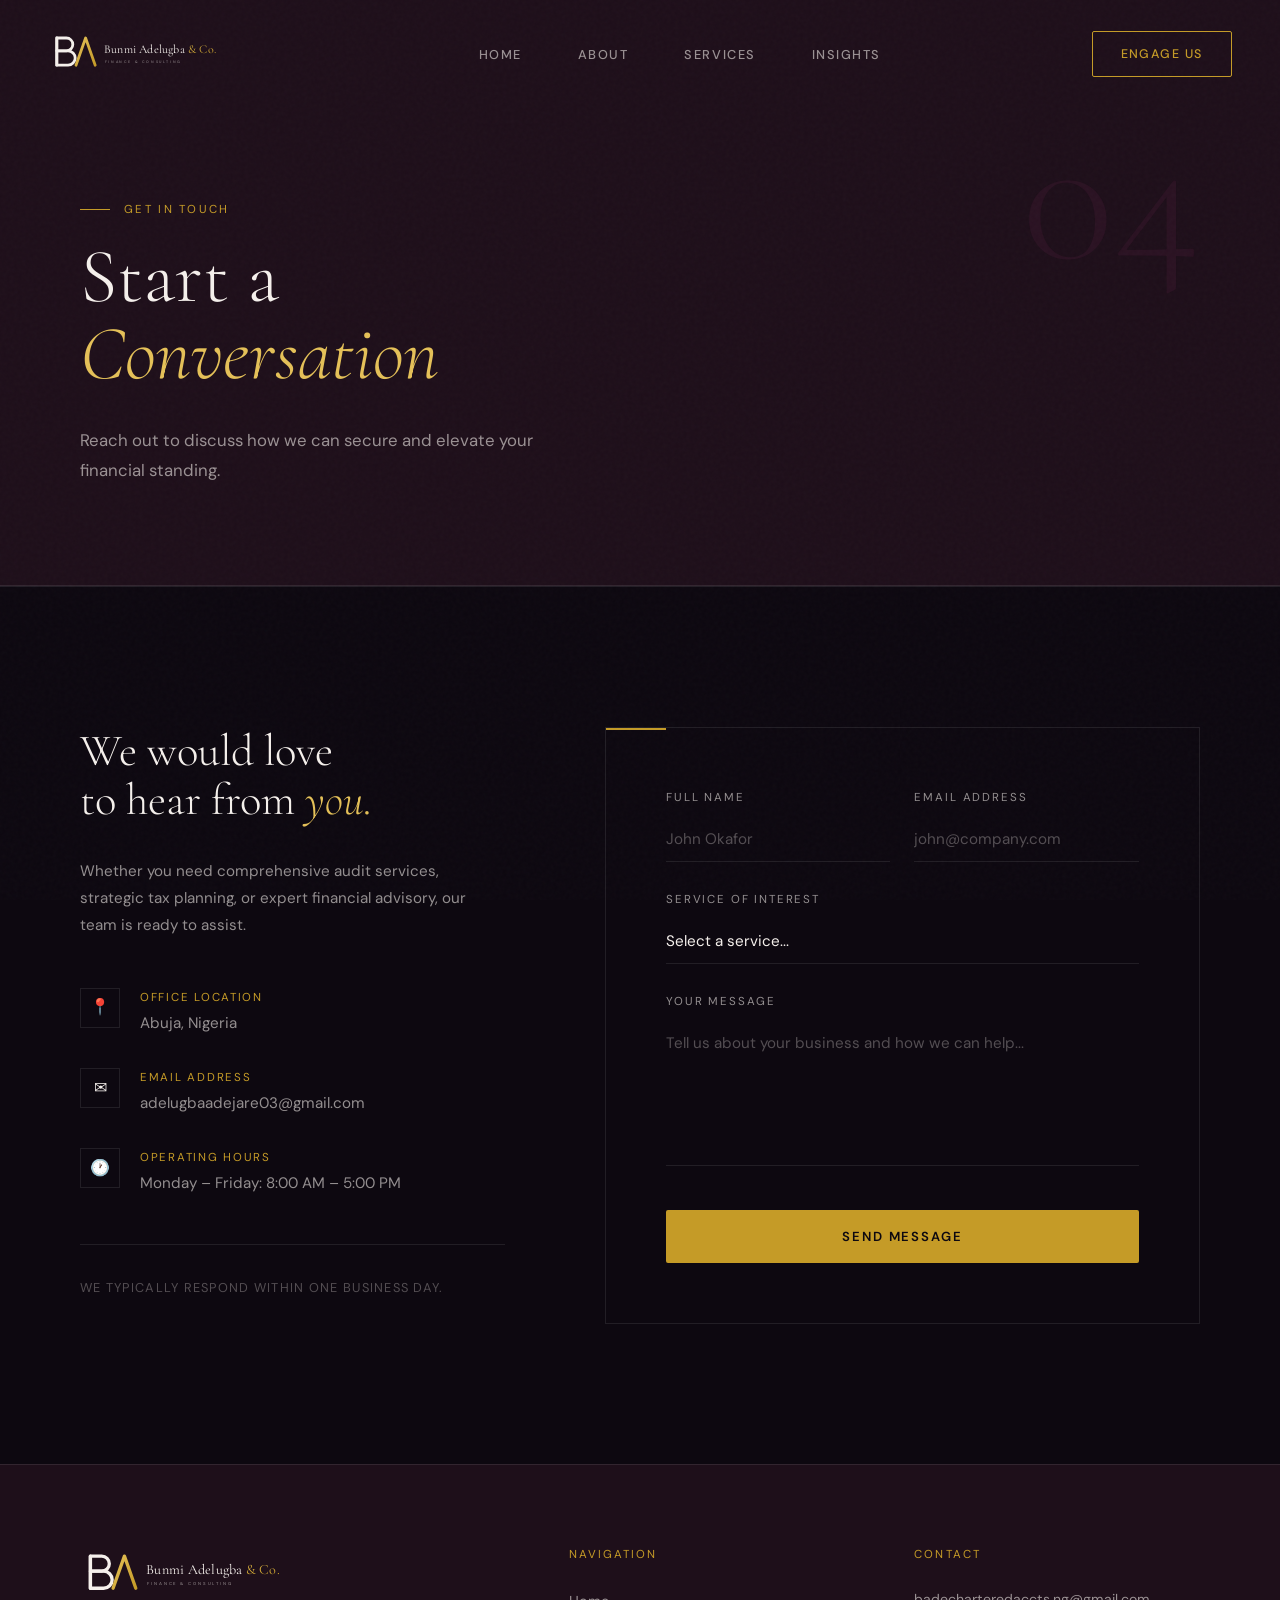
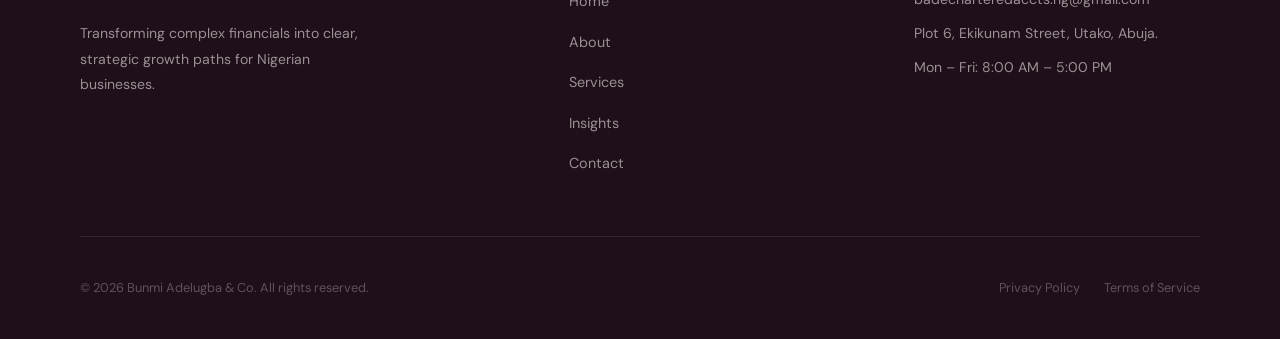
<file: contact.html>
<!DOCTYPE html>
<html lang="en">
<head>
  <meta charset="UTF-8">
  <meta name="viewport" content="width=device-width, initial-scale=1.0">
  <title>Contact | Bunmi Adelugba & Co.</title>
  <link href="https://fonts.googleapis.com/css2?family=Cormorant+Garamond:ital,wght@0,300;0,400;0,600;1,300;1,400&family=DM+Sans:wght@300;400;500;600&display=swap" rel="stylesheet">
  <link rel="stylesheet" href="style.css">
</head>
<body>
  <nav class="site-nav">
    <div class="nav-inner">
      <a href="index.html" class="nav-logo"><svg xmlns="http://www.w3.org/2000/svg" viewBox="0 0 550 120" width="220" height="52"><defs><linearGradient id="gcnt" x1="0%" y1="0%" x2="100%" y2="100%"><stop offset="0%" stop-color="#E5C158"/><stop offset="100%" stop-color="#C59B27"/></linearGradient></defs><g stroke-width="7" fill="none" stroke-linecap="round" stroke-linejoin="round"><path d="M 22 20 L 46 20 A 16 16 0 0 1 46 52 L 22 52 Z" stroke="#F5F0EC"/><path d="M 22 52 L 50 52 A 18 18 0 0 1 50 88 L 22 88 Z" stroke="#F5F0EC"/><line x1="22" y1="20" x2="22" y2="88" stroke="#F5F0EC"/><path d="M 70 88 L 94 20 L 118 88" stroke="url(#gcnt)"/><line x1="80" y1="62" x2="108" y2="62" stroke="url(#gcnt)"/></g><text x="140" y="58" font-family="Cormorant Garamond,serif" font-size="30" font-weight="400" fill="#F5F0EC" letter-spacing="0.5">Bunmi Adelugba <tspan fill="url(#gcnt)">&amp; Co.</tspan></text><text x="142" y="82" font-family="DM Sans,sans-serif" font-size="9" font-weight="500" fill="rgba(245,240,236,0.5)" letter-spacing="4">FINANCE &amp; CONSULTING</text></svg></a>
      <ul class="nav-menu">
        <li><a href="index.html">Home</a></li>
        <li><a href="about.html">About</a></li>
        <li><a href="services.html">Services</a></li>
        <li><a href="blog.html">Insights</a></li>
      </ul>
      <a href="contact.html" class="nav-cta">Engage Us</a>
      <button class="hamburger" aria-label="Menu">
        <span></span><span></span><span></span>
      </button>
    </div>
  </nav>
  <div class="nav-mobile-overlay">
    <a href="index.html">Home</a>
    <a href="about.html">About</a>
    <a href="services.html">Services</a>
    <a href="blog.html">Insights</a>
    <a href="contact.html">Contact</a>
  </div>

  <div style="position:relative;background:var(--surface);border-bottom:1px solid var(--border);">
    <div class="page-hero">
      <div class="page-hero-num">04</div>
      <div class="section-label reveal"><div class="section-label-line"></div><span class="section-label-text">Get In Touch</span></div>
      <h1 class="page-hero-title reveal" data-delay="2">Start a<br><em>Conversation</em></h1>
      <p class="page-hero-sub reveal" data-delay="3">Reach out to discuss how we can secure and elevate your financial standing.</p>
    </div>
  </div>
  <div class="page-divider"></div>

  <section class="section">
    <div class="contact-layout">
      <div class="contact-info-block reveal-left">
        <h2 class="contact-info-title">We would love<br>to hear from <em>you.</em></h2>
        <p style="font-size:0.95rem;color:var(--text-muted);line-height:1.8;margin-bottom:2rem;">Whether you need comprehensive audit services, strategic tax planning, or expert financial advisory, our team is ready to assist.</p>
        <div class="contact-detail">
          <div class="contact-detail-item">
            <div class="contact-detail-icon">&#128205;</div>
            <div><div class="contact-detail-label">Office Location</div><div class="contact-detail-value">Abuja, Nigeria</div></div>
          </div>
          <div class="contact-detail-item">
            <div class="contact-detail-icon">&#9993;</div>
            <div><div class="contact-detail-label">Email Address</div><div class="contact-detail-value">adelugbaadejare03@gmail.com</div></div>
          </div>
          <div class="contact-detail-item">
            <div class="contact-detail-icon">&#128336;</div>
            <div><div class="contact-detail-label">Operating Hours</div><div class="contact-detail-value">Monday &ndash; Friday: 8:00 AM &ndash; 5:00 PM</div></div>
          </div>
        </div>
        <div style="border-top:1px solid var(--border);padding-top:2rem;">
          <p style="font-size:0.8rem;letter-spacing:0.1em;text-transform:uppercase;color:var(--text-dim);">We typically respond within one business day.</p>
        </div>
      </div>
      <div class="reveal" data-delay="2">
        <form class="contact-form" id="bac-contact-form">
          <div class="form-row">
            <div class="form-group">
              <label class="form-label" for="name">Full Name</label>
              <input class="form-input" type="text" id="name" name="name" required placeholder="John Okafor">
            </div>
            <div class="form-group">
              <label class="form-label" for="email">Email Address</label>
              <input class="form-input" type="email" id="email" name="email" required placeholder="john@company.com">
            </div>
          </div>
          <div class="form-group">
            <label class="form-label" for="service">Service of Interest</label>
            <select class="form-select" id="service" name="service" required>
              <option value="" disabled selected>Select a service...</option>
              <option value="tax">Tax Advisory &amp; Compliance</option>
              <option value="audit">Statutory Audit</option>
              <option value="advisory">Financial Strategy</option>
              <option value="bookkeeping">Bookkeeping &amp; Accounting</option>
              <option value="risk">Risk Management</option>
              <option value="governance">Corporate Governance</option>
              <option value="other">Other</option>
            </select>
          </div>
          <div class="form-group">
            <label class="form-label" for="message">Your Message</label>
            <textarea class="form-textarea" id="message" name="message" rows="6" required placeholder="Tell us about your business and how we can help..."></textarea>
          </div>
          <button type="submit" class="form-submit">Send Message</button>
          <div id="form-status" class="form-status"></div>
        </form>
      </div>
    </div>
  </section>

  <footer class="site-footer">
    <div class="footer-inner">
      <div class="footer-top">
        <div>
          <div class="footer-brand-name"><svg xmlns="http://www.w3.org/2000/svg" viewBox="0 0 550 120" width="260" height="60"><defs><linearGradient id="gfcnt" x1="0%" y1="0%" x2="100%" y2="100%"><stop offset="0%" stop-color="#E5C158"/><stop offset="100%" stop-color="#C59B27"/></linearGradient></defs><g stroke-width="7" fill="none" stroke-linecap="round" stroke-linejoin="round"><path d="M 22 20 L 46 20 A 16 16 0 0 1 46 52 L 22 52 Z" stroke="#F5F0EC"/><path d="M 22 52 L 50 52 A 18 18 0 0 1 50 88 L 22 88 Z" stroke="#F5F0EC"/><line x1="22" y1="20" x2="22" y2="88" stroke="#F5F0EC"/><path d="M 70 88 L 94 20 L 118 88" stroke="url(#gfcnt)"/><line x1="80" y1="62" x2="108" y2="62" stroke="url(#gfcnt)"/></g><text x="140" y="58" font-family="Cormorant Garamond,serif" font-size="30" font-weight="400" fill="#F5F0EC" letter-spacing="0.5">Bunmi Adelugba <tspan fill="url(#gfcnt)">&amp; Co.</tspan></text><text x="142" y="82" font-family="DM Sans,sans-serif" font-size="9" font-weight="500" fill="rgba(245,240,236,0.5)" letter-spacing="4">FINANCE &amp; CONSULTING</text></svg></div>
          <p class="footer-tagline">Transforming complex financials into clear, strategic growth paths for Nigerian businesses.</p>
        </div>
        <div>
          <div class="footer-col-title">Navigation</div>
          <ul class="footer-links">
            <li><a href="index.html">Home</a></li>
            <li><a href="about.html">About</a></li>
            <li><a href="services.html">Services</a></li>
            <li><a href="blog.html">Insights</a></li>
            <li><a href="contact.html">Contact</a></li>
          </ul>
        </div>
        <div>
          <div class="footer-col-title">Contact</div>
          <p class="footer-contact-item">badecharteredaccts.ng@gmail.com</p>
          <p class="footer-contact-item">Plot 6, Ekikunam Street, Utako, Abuja.</p>
          <p class="footer-contact-item">Mon &ndash; Fri: 8:00 AM &ndash; 5:00 PM</p>
        </div>
      </div>
      <div class="footer-bottom">
        <p class="footer-copy">&copy; 2026 Bunmi Adelugba &amp; Co. All rights reserved.</p>
        <div class="footer-legal">
          <a href="#">Privacy Policy</a>
          <a href="#">Terms of Service</a>
        </div>
      </div>
    </div>
  </footer>
  <script src="main.js"></script>
</body>
</html>
</file>
<file: style.css>
/* =========================================
   BAC. — Premium Financial Firm
   Redesign: Luxury Editorial Dark
   ========================================= */

@import url('https://fonts.googleapis.com/css2?family=Cormorant+Garamond:ital,wght@0,300;0,400;0,600;1,300;1,400&family=DM+Sans:wght@300;400;500;600&display=swap');

/* =========================================
   1. DESIGN TOKENS
   ========================================= */
:root {
  --ink: #0D0810;          /* Very deep plum-black base */
  --ink-soft: #140A14;
  --surface: #1E0F1A;      /* Deep burgundy surface — hero headers, alt sections */
  --surface-raise: #2A1222; /* Lifted burgundy — cards, panels, metrics */
  --burgundy: #5C1A2E;     /* Mid burgundy accent for borders & highlights */
  --border: rgba(255,255,255,0.09);
  --border-active: rgba(229,193,88,0.55);
  --gold: #C59B27;
  --gold-light: #E5C158;
  --gold-pale: rgba(229,193,88,0.09);
  --text: #F5F0EC;         /* Warm white — high legibility on dark */
  --text-muted: rgba(245,240,236,0.58);
  --text-dim: rgba(245,240,236,0.30);
  --white: #FFFFFF;
  --ease-expo: cubic-bezier(0.16, 1, 0.3, 1);
  --ease-back: cubic-bezier(0.34, 1.56, 0.64, 1);
}

/* =========================================
   2. RESET & BASE
   ========================================= */
*, *::before, *::after { margin: 0; padding: 0; box-sizing: border-box; }

html {
  scroll-behavior: smooth;
  font-size: 16px;
}

body {
  font-family: 'DM Sans', sans-serif;
  background: var(--ink);
  color: var(--text);
  line-height: 1.65;
  overflow-x: hidden;
}

a { text-decoration: none; color: inherit; }
img { display: block; max-width: 100%; }
button { cursor: pointer; font-family: inherit; }

/* =========================================
   3. CUSTOM CURSOR
   ========================================= */


/* =========================================
   4. SCROLLBAR
   ========================================= */
::-webkit-scrollbar { width: 3px; }
::-webkit-scrollbar-track { background: var(--ink); }
::-webkit-scrollbar-thumb { background: var(--gold); border-radius: 2px; }

/* =========================================
   5. NOISE TEXTURE OVERLAY
   ========================================= */
body::before {
  content: '';
  position: fixed;
  inset: 0;
  background-image: url("data:image/svg+xml,%3Csvg viewBox='0 0 256 256' xmlns='http://www.w3.org/2000/svg'%3E%3Cfilter id='noise'%3E%3CfeTurbulence type='fractalNoise' baseFrequency='0.9' numOctaves='4' stitchTiles='stitch'/%3E%3C/filter%3E%3Crect width='100%25' height='100%25' filter='url(%23noise)' opacity='1'/%3E%3C/svg%3E");
  opacity: 0.025;
  pointer-events: none;
  z-index: 1000;
}

/* =========================================
   6. NAVIGATION
   ========================================= */
.site-nav {
  position: fixed;
  top: 0; left: 0; right: 0;
  z-index: 500;
  padding: 28px 0;
  transition: padding 0.5s var(--ease-expo), background 0.5s;
}

.site-nav.scrolled {
  padding: 18px 0;
  background: rgba(13,8,16,0.96);
  backdrop-filter: blur(24px);
  border-bottom: 1px solid var(--border);
}

.nav-inner {
  max-width: 1400px;
  margin: 0 auto;
  padding: 0 48px;
  display: flex;
  align-items: center;
  justify-content: space-between;
}

.nav-logo {
  display: flex;
  align-items: center;
  position: relative;
}

.nav-logo svg {
  display: block;
}

.nav-menu {
  display: flex;
  list-style: none;
  gap: 3.5rem;
  align-items: center;
}

.nav-menu a {
  font-size: 0.8rem;
  font-weight: 500;
  letter-spacing: 0.12em;
  text-transform: uppercase;
  color: var(--text-muted);
  transition: color 0.3s;
  position: relative;
}

.nav-menu a::after {
  content: '';
  position: absolute;
  bottom: -4px; left: 0;
  width: 0; height: 1px;
  background: var(--gold);
  transition: width 0.4s var(--ease-expo);
}

.nav-menu a:hover,
.nav-menu a.active {
  color: var(--text);
}

.nav-menu a:hover::after,
.nav-menu a.active::after {
  width: 100%;
}

.nav-cta {
  font-size: 0.78rem;
  font-weight: 500;
  letter-spacing: 0.12em;
  text-transform: uppercase;
  padding: 12px 28px;
  border: 1px solid var(--gold);
  color: var(--gold);
  border-radius: 2px;
  transition: background 0.3s, color 0.3s;
}

.nav-cta:hover {
  background: var(--gold);
  color: var(--ink);
}

.hamburger {
  display: none;
  background: none;
  border: none;
  flex-direction: column;
  gap: 5px;
  padding: 4px;
}

.hamburger span {
  display: block;
  width: 24px;
  height: 1px;
  background: var(--text);
  transition: all 0.4s var(--ease-expo);
}

/* =========================================
   7. PAGE TRANSITION
   ========================================= */
.page-transition {
  position: fixed;
  inset: 0;
  background: var(--gold);
  z-index: 9000;
  transform: scaleY(0);
  transform-origin: bottom;
  pointer-events: none;
}

/* =========================================
   8. HERO — INDEX
   ========================================= */
.hero-index {
  min-height: 100vh;
  display: grid;
  grid-template-columns: 1fr 1fr;
  align-items: center;
  position: relative;
  overflow: hidden;
}

.hero-left {
  padding: 160px 80px 120px 120px;
  position: relative;
  z-index: 2;
}

.hero-eyebrow {
  display: flex;
  align-items: center;
  gap: 16px;
  margin-bottom: 2.5rem;
}

.eyebrow-line {
  width: 40px;
  height: 1px;
  background: var(--gold);
}

.eyebrow-text {
  font-size: 0.72rem;
  letter-spacing: 0.22em;
  text-transform: uppercase;
  color: var(--gold);
  font-weight: 500;
}

.hero-h1 {
  font-family: 'Cormorant Garamond', serif;
  font-size: clamp(4rem, 6vw, 7rem);
  font-weight: 300;
  line-height: 1.0;
  letter-spacing: -0.01em;
  margin-bottom: 2rem;
  overflow: hidden;
}

.hero-h1 em {
  font-style: italic;
  color: var(--gold-light);
}

.hero-sub {
  font-size: 1.05rem;
  color: var(--text-muted);
  max-width: 440px;
  line-height: 1.8;
  margin-bottom: 3.5rem;
}

.hero-actions {
  display: flex;
  align-items: center;
  gap: 2.5rem;
}

.btn-primary-gold {
  display: inline-flex;
  align-items: center;
  gap: 10px;
  padding: 16px 36px;
  background: var(--gold);
  color: var(--ink);
  font-size: 0.82rem;
  font-weight: 600;
  letter-spacing: 0.1em;
  text-transform: uppercase;
  border-radius: 2px;
  transition: all 0.4s var(--ease-expo);
  position: relative;
  overflow: hidden;
}

.btn-primary-gold::before {
  content: '';
  position: absolute;
  inset: 0;
  background: var(--gold-light);
  transform: translateX(-100%);
  transition: transform 0.5s var(--ease-expo);
}

.btn-primary-gold:hover::before { transform: translateX(0); }
.btn-primary-gold span, .btn-primary-gold svg { position: relative; z-index: 1; }
.btn-primary-gold:hover { transform: translateY(-2px); box-shadow: 0 16px 48px rgba(183,154,108,0.3); }

.btn-ghost {
  font-size: 0.82rem;
  font-weight: 500;
  letter-spacing: 0.1em;
  text-transform: uppercase;
  color: var(--text-muted);
  display: flex;
  align-items: center;
  gap: 8px;
  transition: color 0.3s, gap 0.3s;
}

.btn-ghost:hover { color: var(--text); gap: 14px; }

.hero-right {
  position: relative;
  height: 100vh;
  overflow: hidden;
}

.hero-image-main {
  width: 100%;
  height: 100%;
  object-fit: cover;
  filter: brightness(0.5) saturate(0.6);
  transform: scale(1.08);
  transition: transform 8s ease;
}

.hero-image-main.loaded { transform: scale(1); }

.hero-overlay-panel {
  position: absolute;
  bottom: 60px;
  left: -40px;
  background: rgba(10,10,11,0.9);
  backdrop-filter: blur(20px);
  border: 1px solid var(--border);
  border-left: 3px solid var(--gold);
  padding: 28px 36px;
  min-width: 280px;
}

.overlay-stat-num {
  font-family: 'Cormorant Garamond', serif;
  font-size: 3.5rem;
  font-weight: 300;
  color: var(--gold);
  line-height: 1;
}

.overlay-stat-label {
  font-size: 0.75rem;
  letter-spacing: 0.15em;
  text-transform: uppercase;
  color: var(--text-muted);
  margin-top: 6px;
}

.hero-scroll-hint {
  position: absolute;
  bottom: 48px;
  left: 50%;
  transform: translateX(-50%);
  display: flex;
  flex-direction: column;
  align-items: center;
  gap: 12px;
  z-index: 10;
}

.scroll-line {
  width: 1px;
  height: 60px;
  background: linear-gradient(to bottom, var(--gold), transparent);
  animation: scroll-pulse 2s ease-in-out infinite;
}

@keyframes scroll-pulse {
  0%, 100% { opacity: 0.3; transform: scaleY(1); }
  50% { opacity: 1; transform: scaleY(1.1); }
}

.scroll-label {
  font-size: 0.68rem;
  letter-spacing: 0.2em;
  text-transform: uppercase;
  color: var(--text-dim);
  writing-mode: vertical-rl;
}

/* =========================================
   9. METRICS BAND
   ========================================= */
.metrics-band {
  border-top: 1px solid var(--border);
  border-bottom: 1px solid var(--border);
  padding: 0;
}

.metrics-inner {
  max-width: 1400px;
  margin: 0 auto;
  display: grid;
  grid-template-columns: repeat(3, 1fr);
}

.metric-item {
  padding: 56px 64px;
  border-right: 1px solid var(--border);
  position: relative;
  overflow: hidden;
  transition: background 0.4s;
}

.metric-item:last-child { border-right: none; }

.metric-item::before {
  content: '';
  position: absolute;
  bottom: 0; left: 0;
  width: 0; height: 2px;
  background: var(--gold);
  transition: width 0.6s var(--ease-expo);
}

.metric-item:hover::before { width: 100%; }
.metric-item:hover { background: var(--surface); }

.metric-num {
  font-family: 'Cormorant Garamond', serif;
  font-size: 4.5rem;
  font-weight: 300;
  color: var(--text);
  line-height: 1;
  margin-bottom: 8px;
}

.metric-num .counter { color: var(--gold); }

.metric-label {
  font-size: 0.78rem;
  letter-spacing: 0.14em;
  text-transform: uppercase;
  color: var(--text-muted);
}

/* =========================================
   10. SERVICES SECTION
   ========================================= */
.section {
  padding: 140px 0;
  position: relative;
}

.section-inner {
  max-width: 1400px;
  margin: 0 auto;
  padding: 0 80px;
}

.section-header {
  display: flex;
  align-items: flex-end;
  justify-content: space-between;
  margin-bottom: 80px;
  gap: 4rem;
}

.section-label {
  display: flex;
  align-items: center;
  gap: 14px;
  margin-bottom: 20px;
}

.section-label-line {
  width: 30px;
  height: 1px;
  background: var(--gold);
}

.section-label-text {
  font-size: 0.72rem;
  letter-spacing: 0.2em;
  text-transform: uppercase;
  color: var(--gold);
}

.section-title {
  font-family: 'Cormorant Garamond', serif;
  font-size: clamp(2.8rem, 4vw, 4.5rem);
  font-weight: 300;
  line-height: 1.1;
  color: var(--text);
}

.section-title em {
  font-style: italic;
  color: var(--gold-light);
}

.section-desc {
  font-size: 1rem;
  color: var(--text-muted);
  max-width: 360px;
  line-height: 1.8;
  flex-shrink: 0;
}

/* Services Grid */
.services-grid {
  display: grid;
  grid-template-columns: repeat(3, 1fr);
  gap: 0;
  border: 1px solid var(--border);
}

.service-tile {
  padding: 52px 44px;
  border-right: 1px solid var(--border);
  border-bottom: 1px solid var(--border);
  position: relative;
  overflow: hidden;
  transition: background 0.5s;
}

.service-tile:nth-child(3n) { border-right: none; }
.service-tile:nth-last-child(-n+3) { border-bottom: none; }

.service-tile::before {
  content: '';
  position: absolute;
  inset: 0;
  background: var(--gold-pale);
  opacity: 0;
  transition: opacity 0.5s;
}

.service-tile:hover::before { opacity: 1; }

.service-tile-num {
  font-family: 'Cormorant Garamond', serif;
  font-size: 0.9rem;
  color: var(--gold);
  letter-spacing: 0.1em;
  margin-bottom: 36px;
  display: block;
}

.service-tile-icon {
  width: 40px;
  height: 40px;
  margin-bottom: 24px;
  opacity: 0.7;
  transition: opacity 0.3s;
}

.service-tile:hover .service-tile-icon { opacity: 1; }

.service-tile-title {
  font-family: 'Cormorant Garamond', serif;
  font-size: 1.6rem;
  font-weight: 400;
  margin-bottom: 16px;
  color: var(--text);
  line-height: 1.2;
  position: relative;
}

.service-tile-desc {
  font-size: 0.9rem;
  color: var(--text-muted);
  line-height: 1.8;
  position: relative;
}

.service-tile-arrow {
  position: absolute;
  bottom: 40px;
  right: 44px;
  width: 32px;
  height: 32px;
  border: 1px solid var(--border-active);
  border-radius: 50%;
  display: flex;
  align-items: center;
  justify-content: center;
  opacity: 0;
  transform: translateY(8px);
  transition: opacity 0.4s, transform 0.4s var(--ease-expo);
}

.service-tile:hover .service-tile-arrow {
  opacity: 1;
  transform: translateY(0);
}

/* =========================================
   11. ABOUT STRIP (index page)
   ========================================= */
.about-strip {
  padding: 140px 0;
  background: var(--surface-raise);
  border-top: 1px solid var(--border);
  border-bottom: 1px solid var(--border);
}

.about-strip-inner {
  max-width: 1400px;
  margin: 0 auto;
  padding: 0 80px;
  display: grid;
  grid-template-columns: 1fr 1fr;
  gap: 120px;
  align-items: center;
}

.about-image-wrap {
  position: relative;
}

.about-image-wrap img {
  width: 100%;
  aspect-ratio: 4/5;
  object-fit: cover;
  filter: saturate(0.5) brightness(0.7);
}

.about-image-accent {
  position: absolute;
  top: -20px;
  right: -20px;
  width: 160px;
  height: 160px;
  border: 1px solid var(--gold);
  opacity: 0.3;
  z-index: -1;
}

.about-quote {
  font-family: 'Cormorant Garamond', serif;
  font-size: 1.3rem;
  font-style: italic;
  color: var(--gold-light);
  line-height: 1.6;
  margin: 2.5rem 0;
  padding-left: 24px;
  border-left: 2px solid var(--gold);
}

.about-body {
  font-size: 1rem;
  color: var(--text-muted);
  line-height: 1.9;
  margin-bottom: 2.5rem;
}

/* =========================================
   12. INSIGHTS (Blog)
   ========================================= */
.insights-grid {
  display: grid;
  grid-template-columns: repeat(3, 1fr);
  gap: 2px;
  background: var(--border);
}

.insight-card {
  background: var(--ink);
  overflow: hidden;
  position: relative;
  group: true;
}

.insight-img-wrap {
  overflow: hidden;
  aspect-ratio: 16/9;
}

.insight-img-wrap img {
  width: 100%;
  height: 100%;
  object-fit: cover;
  filter: saturate(0.4) brightness(0.7);
  transform: scale(1.05);
  transition: transform 0.9s var(--ease-expo), filter 0.5s;
}

.insight-card:hover .insight-img-wrap img {
  transform: scale(1);
  filter: saturate(0.6) brightness(0.8);
}

.insight-body {
  padding: 40px 40px 48px;
}

.insight-tag {
  font-size: 0.7rem;
  letter-spacing: 0.18em;
  text-transform: uppercase;
  color: var(--gold);
  margin-bottom: 16px;
  display: block;
}

.insight-title {
  font-family: 'Cormorant Garamond', serif;
  font-size: 1.5rem;
  font-weight: 400;
  line-height: 1.25;
  margin-bottom: 14px;
  color: var(--text);
  transition: color 0.3s;
}

.insight-card:hover .insight-title { color: var(--gold-light); }

.insight-excerpt {
  font-size: 0.88rem;
  color: var(--text-muted);
  line-height: 1.8;
  margin-bottom: 28px;
}

.insight-read-more {
  font-size: 0.78rem;
  letter-spacing: 0.14em;
  text-transform: uppercase;
  color: var(--gold);
  display: flex;
  align-items: center;
  gap: 8px;
  transition: gap 0.3s;
}

.insight-card:hover .insight-read-more { gap: 14px; }

/* =========================================
   13. PAGE HERO (inner pages)
   ========================================= */
.page-hero {
  padding: 200px 80px 100px;
  max-width: 1400px;
  margin: 0 auto;
  position: relative;
}

.page-hero-num {
  font-family: 'Cormorant Garamond', serif;
  font-size: 12rem;
  font-weight: 300;
  color: var(--surface-raise);
  position: absolute;
  top: 100px;
  right: 80px;
  line-height: 1;
  user-select: none;
  z-index: 0;
}

.page-hero-title {
  font-family: 'Cormorant Garamond', serif;
  font-size: clamp(3.5rem, 6vw, 6.5rem);
  font-weight: 300;
  line-height: 1.0;
  position: relative;
  z-index: 1;
}

.page-hero-title em {
  font-style: italic;
  color: var(--gold-light);
}

.page-hero-sub {
  font-size: 1.05rem;
  color: var(--text-muted);
  max-width: 520px;
  line-height: 1.8;
  margin-top: 2rem;
  position: relative;
  z-index: 1;
}

.page-divider {
  width: 100%;
  height: 1px;
  background: var(--border);
  margin: 0;
}

/* =========================================
   14. ABOUT PAGE CONTENT
   ========================================= */
.about-content {
  max-width: 1400px;
  margin: 0 auto;
  padding: 0 80px;
}

.about-lead {
  font-family: 'Cormorant Garamond', serif;
  font-size: 2rem;
  font-weight: 300;
  line-height: 1.5;
  color: var(--text);
  border-left: 2px solid var(--gold);
  padding-left: 36px;
  margin-bottom: 60px;
}

.about-grid {
  display: grid;
  grid-template-columns: 1fr 1fr;
  gap: 80px;
  align-items: start;
}

.about-text-block p {
  font-size: 1rem;
  color: var(--text-muted);
  line-height: 1.9;
  margin-bottom: 1.5rem;
}

.values-list {
  list-style: none;
  display: flex;
  flex-direction: column;
  gap: 0;
  border: 1px solid var(--border);
}

.value-item {
  padding: 32px 40px;
  border-bottom: 1px solid var(--border);
  display: flex;
  gap: 24px;
  align-items: flex-start;
  transition: background 0.3s;
}

.value-item:last-child { border-bottom: none; }
.value-item:hover { background: var(--surface); }

.value-num {
  font-family: 'Cormorant Garamond', serif;
  font-size: 1.1rem;
  color: var(--gold);
  flex-shrink: 0;
  padding-top: 2px;
}

.value-title {
  font-size: 1rem;
  font-weight: 600;
  margin-bottom: 6px;
  color: var(--text);
}

.value-desc {
  font-size: 0.88rem;
  color: var(--text-muted);
  line-height: 1.7;
}

/* =========================================
   15. CONTACT PAGE
   ========================================= */
.contact-layout {
  max-width: 1400px;
  margin: 0 auto;
  padding: 0 80px;
  display: grid;
  grid-template-columns: 1fr 1.4fr;
  gap: 100px;
  align-items: start;
}

.contact-info-block {
  position: sticky;
  top: 120px;
}

.contact-info-title {
  font-family: 'Cormorant Garamond', serif;
  font-size: 2.8rem;
  font-weight: 300;
  margin-bottom: 2rem;
  line-height: 1.1;
}

.contact-info-title em {
  font-style: italic;
  color: var(--gold-light);
}

.contact-detail {
  display: flex;
  flex-direction: column;
  gap: 32px;
  margin: 3rem 0;
}

.contact-detail-item {
  display: flex;
  gap: 20px;
  align-items: flex-start;
}

.contact-detail-icon {
  width: 40px;
  height: 40px;
  border: 1px solid var(--border);
  display: flex;
  align-items: center;
  justify-content: center;
  flex-shrink: 0;
  font-size: 1rem;
}

.contact-detail-label {
  font-size: 0.72rem;
  letter-spacing: 0.15em;
  text-transform: uppercase;
  color: var(--gold);
  margin-bottom: 4px;
}

.contact-detail-value {
  font-size: 0.95rem;
  color: var(--text-muted);
}

/* Contact Form */
.contact-form {
  padding: 60px;
  border: 1px solid var(--border);
  position: relative;
}

.contact-form::before {
  content: '';
  position: absolute;
  top: 0; left: 0;
  width: 60px; height: 2px;
  background: var(--gold);
}

.form-row {
  display: grid;
  grid-template-columns: 1fr 1fr;
  gap: 24px;
}

.form-group {
  margin-bottom: 28px;
}

.form-label {
  font-size: 0.72rem;
  letter-spacing: 0.16em;
  text-transform: uppercase;
  color: var(--text-muted);
  display: block;
  margin-bottom: 10px;
}

.form-input,
.form-select,
.form-textarea {
  width: 100%;
  background: transparent;
  border: none;
  border-bottom: 1px solid var(--border);
  padding: 12px 0;
  font-family: 'DM Sans', sans-serif;
  font-size: 0.95rem;
  color: var(--text);
  outline: none;
  transition: border-color 0.3s;
  -webkit-appearance: none;
}

.form-input:focus,
.form-select:focus,
.form-textarea:focus {
  border-color: var(--gold);
}

.form-input::placeholder,
.form-textarea::placeholder {
  color: var(--text-dim);
}

.form-select option {
  background: var(--surface);
  color: var(--text);
}

.form-textarea {
  resize: none;
  min-height: 120px;
}

.form-submit {
  width: 100%;
  padding: 18px;
  background: var(--gold);
  color: var(--ink);
  border: none;
  font-family: 'DM Sans', sans-serif;
  font-size: 0.82rem;
  font-weight: 600;
  letter-spacing: 0.14em;
  text-transform: uppercase;
  transition: background 0.3s, transform 0.2s;
  margin-top: 8px;
  border-radius: 2px;
}

.form-submit:hover {
  background: var(--gold-light);
  transform: translateY(-2px);
}

.form-status {
  margin-top: 20px;
  font-size: 0.88rem;
  text-align: center;
  display: none;
  padding: 14px;
}

.form-status.success { color: #68D391; background: rgba(104,211,145,0.08); border: 1px solid rgba(104,211,145,0.2); }
.form-status.error { color: #FC8181; background: rgba(252,129,129,0.08); border: 1px solid rgba(252,129,129,0.2); }

/* =========================================
   16. FOOTER
   ========================================= */
.site-footer {
  border-top: 1px solid var(--border);
  padding: 80px 0 40px;
  background: var(--surface);
}

.footer-inner {
  max-width: 1400px;
  margin: 0 auto;
  padding: 0 80px;
}

.footer-top {
  display: grid;
  grid-template-columns: 1.5fr 1fr 1fr;
  gap: 60px;
  padding-bottom: 60px;
  border-bottom: 1px solid var(--border);
  margin-bottom: 40px;
}

.footer-brand-name {
  margin-bottom: 16px;
  line-height: 1;
}

.footer-brand-name svg {
  display: block;
}

.footer-tagline {
  font-size: 0.88rem;
  color: var(--text-muted);
  line-height: 1.8;
  max-width: 300px;
}

.footer-col-title {
  font-size: 0.72rem;
  letter-spacing: 0.18em;
  text-transform: uppercase;
  color: var(--gold);
  margin-bottom: 24px;
}

.footer-links {
  list-style: none;
  display: flex;
  flex-direction: column;
  gap: 14px;
}

.footer-links a {
  font-size: 0.9rem;
  color: var(--text-muted);
  transition: color 0.3s;
}

.footer-links a:hover { color: var(--text); }

.footer-contact-item {
  font-size: 0.88rem;
  color: var(--text-muted);
  line-height: 1.7;
  margin-bottom: 10px;
}

.footer-bottom {
  display: flex;
  justify-content: space-between;
  align-items: center;
}

.footer-copy {
  font-size: 0.8rem;
  color: var(--text-dim);
}

.footer-legal {
  display: flex;
  gap: 24px;
}

.footer-legal a {
  font-size: 0.8rem;
  color: var(--text-dim);
  transition: color 0.3s;
}

.footer-legal a:hover { color: var(--text-muted); }

/* =========================================
   17. ANIMATIONS & REVEAL
   ========================================= */
.reveal {
  opacity: 0;
  transform: translateY(32px);
  transition: opacity 0.9s var(--ease-expo), transform 0.9s var(--ease-expo);
}

.reveal.visible {
  opacity: 1;
  transform: translateY(0);
}

.reveal-left {
  opacity: 0;
  transform: translateX(-32px);
  transition: opacity 0.9s var(--ease-expo), transform 0.9s var(--ease-expo);
}

.reveal-left.visible {
  opacity: 1;
  transform: translateX(0);
}

.reveal-scale {
  opacity: 0;
  transform: scale(0.94);
  transition: opacity 0.9s var(--ease-expo), transform 0.9s var(--ease-expo);
}

.reveal-scale.visible {
  opacity: 1;
  transform: scale(1);
}

[data-delay="1"] { transition-delay: 0.1s; }
[data-delay="2"] { transition-delay: 0.2s; }
[data-delay="3"] { transition-delay: 0.3s; }
[data-delay="4"] { transition-delay: 0.4s; }
[data-delay="5"] { transition-delay: 0.5s; }
[data-delay="6"] { transition-delay: 0.6s; }

/* =========================================
   18. MARQUEE
   ========================================= */
.marquee-section {
  overflow: hidden;
  border-top: 1px solid var(--border);
  border-bottom: 1px solid var(--border);
  padding: 20px 0;
  background: var(--surface);
}

.marquee-track {
  display: flex;
  gap: 0;
  animation: marquee 30s linear infinite;
  white-space: nowrap;
}

.marquee-item {
  display: flex;
  align-items: center;
  gap: 40px;
  padding: 0 40px;
  flex-shrink: 0;
  font-family: 'Cormorant Garamond', serif;
  font-size: 1.1rem;
  font-style: italic;
  color: var(--text-muted);
}

.marquee-dot {
  width: 4px;
  height: 4px;
  background: var(--gold);
  border-radius: 50%;
  flex-shrink: 0;
}

@keyframes marquee {
  from { transform: translateX(0); }
  to { transform: translateX(-50%); }
}

/* =========================================
   19. MOBILE NAV OVERLAY
   ========================================= */
.nav-mobile-overlay {
  display: none;
  position: fixed;
  inset: 0;
  background: var(--ink);
  z-index: 490;
  flex-direction: column;
  align-items: center;
  justify-content: center;
  gap: 40px;
}

.nav-mobile-overlay.open { display: flex; }

.nav-mobile-overlay a {
  font-family: 'Cormorant Garamond', serif;
  font-size: 3.5rem;
  font-weight: 300;
  color: var(--text-muted);
  transition: color 0.3s;
}

.nav-mobile-overlay a:hover,
.nav-mobile-overlay a.active {
  color: var(--gold);
}

/* =========================================
   20. RESPONSIVE
   ========================================= */

/* =======================================================
   RESPONSIVE
   1100px  Tablet landscape
    768px  Tablet portrait / large phone
    480px  Mobile
    360px  Small phone
   ======================================================= */

/* ── 1100px ─────────────────────────────────────────── */
@media (max-width: 1100px) {

  /* Nav */
  .nav-inner { padding: 0 40px; }

  /* Index Hero */
  .hero-index { grid-template-columns: 1fr; min-height: auto; }
  .hero-right  { display: none; }
  .hero-left   { padding: 160px 40px 100px; }
  .hero-scroll-hint { display: none; }

  /* Metrics — keep 3 col but tighten padding */
  .metric-item { padding: 48px 40px; }
  .metric-num  { font-size: 4rem; }

  /* Section padding */
  .section       { padding: 100px 0; }
  .section-inner { padding: 0 40px; }
  .about-content { padding: 0 40px; }
  .footer-inner  { padding: 0 40px; }
  .page-hero     { padding: 180px 40px 80px; }
  .page-hero-num { right: 40px; font-size: 9rem; }
  .page-hero::after { left: 40px; }

  /* Services → 2 col */
  .services-grid { grid-template-columns: repeat(2, 1fr); }
  .service-tile:nth-child(3n)  { border-right: 1px solid var(--border); }
  .service-tile:nth-child(2n)  { border-right: none; }
  .service-tile:nth-last-child(-n+3) { border-bottom: 1px solid var(--border); }
  .service-tile:nth-last-child(-n+2) { border-bottom: none; }

  /* Service image grid → 2 col rows */
  .service-img-grid { grid-template-columns: repeat(2, 1fr); }

  /* About strip */
  .about-strip        { padding: 100px 0; }
  .about-strip-inner  { grid-template-columns: 1fr; gap: 60px; padding: 0 40px; }
  .about-image-wrap   { max-height: 420px; overflow: hidden; }
  .about-image-wrap img { aspect-ratio: 16/7; }

  /* About page grid */
  .about-grid { grid-template-columns: 1fr; gap: 56px; }

  /* Founder */
  .founder-section  { padding: 80px 0; }
  .founder-inner    { grid-template-columns: 280px 1fr; gap: 60px; padding: 0 40px; }

  /* Insights → 1 col */
  .insights-grid { grid-template-columns: 1fr; gap: 2px; }

  /* Contact */
  .contact-layout { grid-template-columns: 1fr; gap: 60px; padding: 0 40px; }
  .contact-info-block { position: static; }

  /* Footer */
  .footer-top { grid-template-columns: 1fr 1fr; }
}

/* ── 768px ──────────────────────────────────────────── */
@media (max-width: 768px) {

  /* Nav */
  .nav-menu, .nav-cta { display: none; }
  .hamburger  { display: flex; }
  .nav-inner  { padding: 0 24px; }
  .site-nav   { padding: 20px 0; }
  .site-nav.scrolled { padding: 16px 0; }

  /* Index Hero */
  .hero-left    { padding: 130px 24px 80px; }
  .hero-h1      { font-size: clamp(2.8rem, 9vw, 4rem); }
  .hero-sub     { font-size: 0.95rem; max-width: 100%; }
  .hero-actions { flex-direction: column; align-items: stretch; gap: 16px; }
  .btn-primary-gold { width: 100%; justify-content: center; }
  .btn-ghost    { justify-content: center; }
  .hero-overlay-panel { display: none; }

  /* Metrics → 1 col */
  .metrics-inner { grid-template-columns: 1fr; }
  .metric-item  {
    border-right: none;
    border-bottom: 1px solid var(--border);
    padding: 40px 24px;
  }
  .metric-item:last-child { border-bottom: none; }
  .metric-num  { font-size: 3.5rem; }

  /* Sections */
  .section        { padding: 72px 0; }
  .section-inner  { padding: 0 24px; }
  .about-content  { padding: 0 24px; }
  .footer-inner   { padding: 0 24px; }
  .section-header { flex-direction: column; align-items: flex-start; gap: 20px; }
  .section-header .btn-ghost { align-self: flex-start; }
  .section-header { margin-bottom: 48px; }

  /* Typography scale */
  .section-title  { font-size: clamp(2.2rem, 8vw, 3.2rem); }

  /* Page hero */
  .page-hero      { padding: 140px 24px 60px; }
  .page-hero-num  { display: none; }
  .page-hero-title { font-size: clamp(2.8rem, 10vw, 4.5rem); }
  .page-hero-sub  { font-size: 0.95rem; }
  .page-hero::after { left: 24px; }

  /* Services → 1 col */
  .services-grid  { grid-template-columns: 1fr; }
  .service-tile   { border-right: none !important; border-bottom: 1px solid var(--border) !important; padding: 36px 24px; }
  .service-tile:last-child { border-bottom: none !important; }

  /* Service img → 1 col, wider aspect */
  .service-img-grid { grid-template-columns: 1fr; }
  .service-img-card img { aspect-ratio: 16/9; }

  /* About strip */
  .about-strip        { padding: 60px 0 !important; }
  .about-strip-inner  { padding: 0 24px; gap: 40px; }
  .about-image-wrap   { max-height: 300px; }
  .about-quote  { font-size: 1.1rem; padding-left: 18px; margin: 1.5rem 0; }
  .about-body   { font-size: 0.95rem; }

  /* About page */
  .about-lead  { font-size: 1.5rem; padding-left: 20px; }
  .about-grid  { grid-template-columns: 1fr; gap: 48px; }
  .value-item  { padding: 24px 20px; gap: 16px; }

  /* Founder */
  .founder-section  { padding: 60px 0; }
  .founder-inner    { grid-template-columns: 1fr; gap: 40px; padding: 0 24px; }
  .founder-img-wrap { max-width: 320px; }
  .founder-img-frame { display: none; }
  .founder-content  { padding-top: 0; }
  .founder-credentials { gap: 8px; }
  .credential-badge { font-size: 0.7rem; padding: 6px 14px; }

  /* Insights */
  .insight-body   { padding: 28px 24px 36px; }
  .insight-title  { font-size: 1.4rem; }

  /* Contact */
  .contact-layout     { padding: 0 24px; gap: 48px; }
  .contact-form       { padding: 32px 24px; }
  .form-row           { grid-template-columns: 1fr; gap: 0; }
  .contact-info-title { font-size: 2rem; }
  .contact-info-block { position: static; }

  /* Footer */
  .footer-top   { grid-template-columns: 1fr; gap: 36px; }
  .footer-bottom { flex-direction: column; gap: 14px; text-align: center; }
  .footer-inner  { padding: 60px 24px 32px; }
  .footer-brand-name svg { width: 190px; height: 46px; }
  .footer-tagline { max-width: 100%; }

  /* Marquee */
  .marquee-item { font-size: 0.9rem; padding: 0 24px; gap: 24px; }
}

/* ── 480px ──────────────────────────────────────────── */
@media (max-width: 480px) {

  /* Nav */
  .nav-inner { padding: 0 18px; }
  .nav-logo svg { width: 170px; height: 40px; }

  /* Index Hero */
  .hero-left   { padding: 120px 18px 64px; }
  .hero-h1     { font-size: clamp(2.4rem, 11vw, 3rem); line-height: 1.05; }
  .hero-eyebrow { margin-bottom: 1.5rem; }
  .eyebrow-text { font-size: 0.62rem; letter-spacing: 0.18em; }
  .hero-sub    { font-size: 0.9rem; margin-bottom: 2.5rem; }

  /* Metrics */
  .metric-item  { padding: 32px 18px; }
  .metric-num   { font-size: 3rem; }
  .metric-label { font-size: 0.7rem; }

  /* Sections */
  .section        { padding: 56px 0; }
  .section-inner  { padding: 0 18px; }
  .about-content  { padding: 0 18px; }
  .footer-inner   { padding: 0 18px; }
  .section-title  { font-size: clamp(2rem, 10vw, 2.8rem); }
  .section-desc   { font-size: 0.9rem; }
  .section-header { margin-bottom: 36px; }

  /* Page hero */
  .page-hero      { padding: 120px 18px 52px; }
  .page-hero-title { font-size: clamp(2.4rem, 11vw, 3.2rem); }
  .page-hero-sub  { font-size: 0.9rem; margin-top: 1.2rem; }
  .page-hero::after { left: 18px; }

  /* Services */
  .service-tile   { padding: 28px 18px; }
  .service-tile-title { font-size: 1.3rem; }
  .service-tile-desc  { font-size: 0.85rem; }

  /* Service images */
  .service-img-title { font-size: 1.1rem; }
  .service-img-overlay { padding: 20px 18px; }

  /* About strip */
  .about-strip-inner  { padding: 0 18px; }
  .about-lead   { font-size: 1.3rem; padding-left: 16px; }
  .about-quote  { font-size: 0.95rem; }
  .about-body   { font-size: 0.9rem; }

  /* About page */
  .value-item  { padding: 18px 14px; gap: 12px; }
  .values-list { border: none; }
  .value-item  { border-bottom: 1px solid var(--border); }

  /* Founder */
  .founder-section  { padding: 48px 0; }
  .founder-inner    { padding: 0 18px; gap: 32px; }
  .founder-img-wrap { max-width: 100%; }
  .founder-name     { font-size: 1.2rem; }
  .founder-bio      { font-size: 0.9rem; }
  .founder-content  { padding-top: 0; }

  /* Insights */
  .insight-body  { padding: 22px 18px 28px; }
  .insight-title { font-size: 1.25rem; }
  .insight-excerpt { font-size: 0.85rem; }

  /* Contact */
  .contact-layout     { padding: 0 18px; }
  .contact-form       { padding: 28px 18px; }
  .contact-info-title { font-size: 1.75rem; }
  .contact-detail     { gap: 24px; }
  .contact-detail-item { gap: 14px; }
  .contact-detail-icon { width: 36px; height: 36px; font-size: 0.9rem; }
  .contact-detail-value { font-size: 0.88rem; }
  .form-submit        { padding: 16px; font-size: 0.78rem; }

  /* Footer */
  .footer-inner   { padding: 48px 18px 28px; }
  .footer-brand-name svg { width: 160px; height: 38px; }
  .footer-tagline { font-size: 0.82rem; }
  .footer-links a { font-size: 0.85rem; }
  .footer-contact-item { font-size: 0.82rem; }
  .footer-copy    { font-size: 0.72rem; }
  .footer-legal a { font-size: 0.72rem; }

  /* Buttons */
  .btn-primary-gold { padding: 14px 24px; font-size: 0.78rem; }
  .nav-cta { display: none; }

  /* Mobile overlay */
  .nav-mobile-overlay a { font-size: 2.8rem; }
  .nav-mobile-overlay   { gap: 28px; }

  /* Marquee */
  .marquee-item { font-size: 0.85rem; padding: 0 18px; gap: 18px; }
}

/* ── 360px ──────────────────────────────────────────── */
@media (max-width: 360px) {

  .nav-logo svg { width: 145px; height: 34px; }
  .hero-left    { padding: 110px 14px 56px; }
  .hero-h1      { font-size: clamp(2.1rem, 12vw, 2.5rem); }
  .section-inner, .about-content, .footer-inner,
  .page-hero, .about-strip-inner, .founder-inner,
  .contact-layout { padding-left: 14px; padding-right: 14px; }
  .metric-item   { padding: 28px 14px; }
  .service-tile  { padding: 24px 14px; }
  .contact-form  { padding: 24px 14px; }
  .footer-inner  { padding: 40px 14px 24px; }
  .nav-mobile-overlay a { font-size: 2.4rem; }
  .page-hero-title { font-size: clamp(2rem, 12vw, 2.6rem); }
}
</file>
